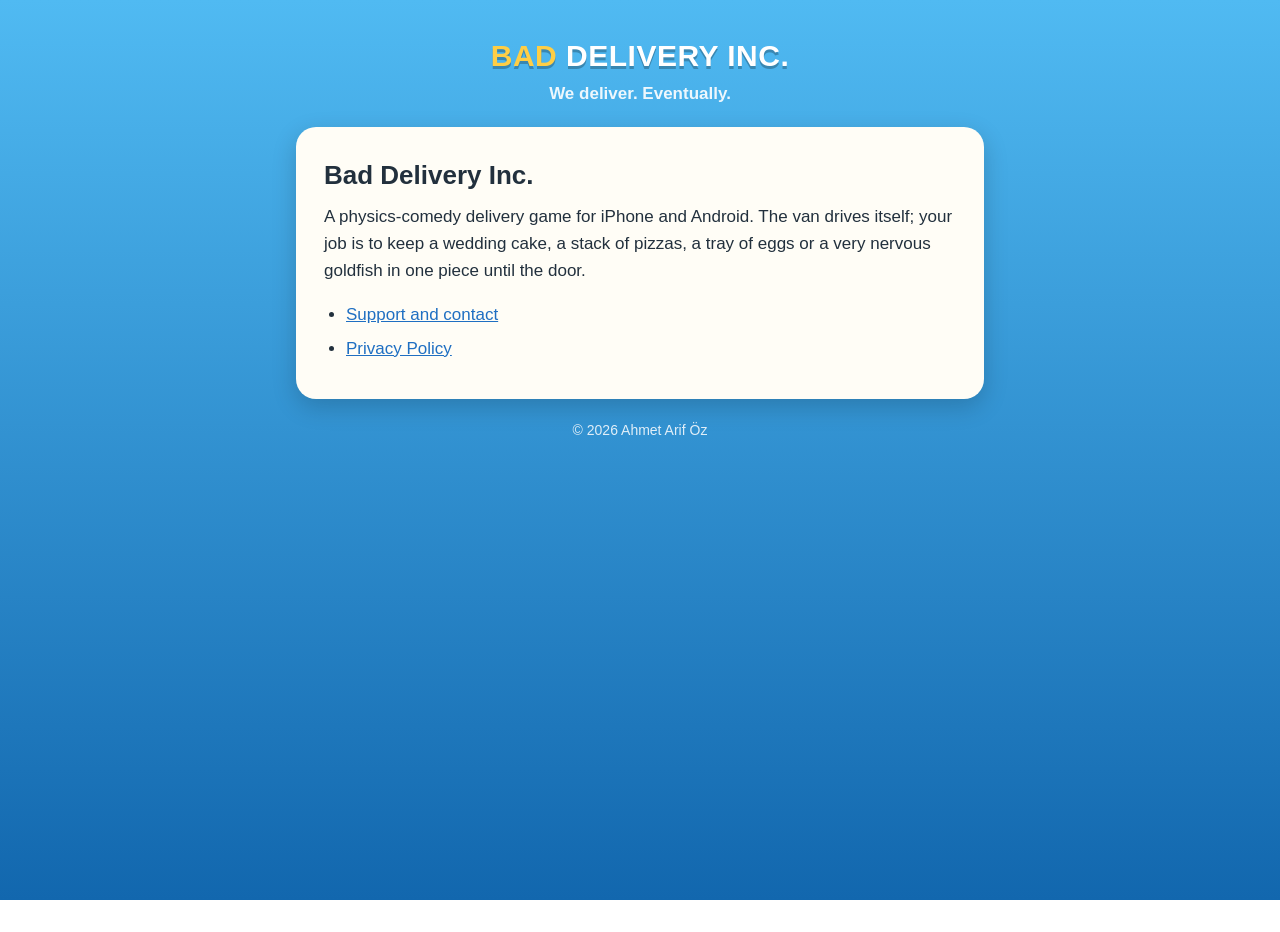
<file: index.html>
<!DOCTYPE html>
<html lang="en">
<head>
  <meta charset="utf-8">
  <meta name="viewport" content="width=device-width, initial-scale=1">
  <title>Bad Delivery Inc.</title>
  <meta name="description" content="Bad Delivery Inc. – a physics-comedy delivery game for iPhone and Android.">
  <link rel="stylesheet" href="style.css">
</head>
<body>
<main>
  <header>
    <div class="brand"><span>BAD</span> DELIVERY INC.</div>
    <div class="tag">We deliver. Eventually.</div>
  </header>

  <div class="card">
    <h1>Bad Delivery Inc.</h1>
    <p>A physics-comedy delivery game for iPhone and Android. The van drives itself; your job is to keep a wedding cake, a
      stack of pizzas, a tray of eggs or a very nervous goldfish in one piece until the door.</p>
    <ul>
      <li><a href="support.html">Support and contact</a></li>
      <li><a href="privacy.html">Privacy Policy</a></li>
    </ul>
  </div>

  <footer>© 2026 Ahmet Arif Öz</footer>
</main>
</body>
</html>
</file>
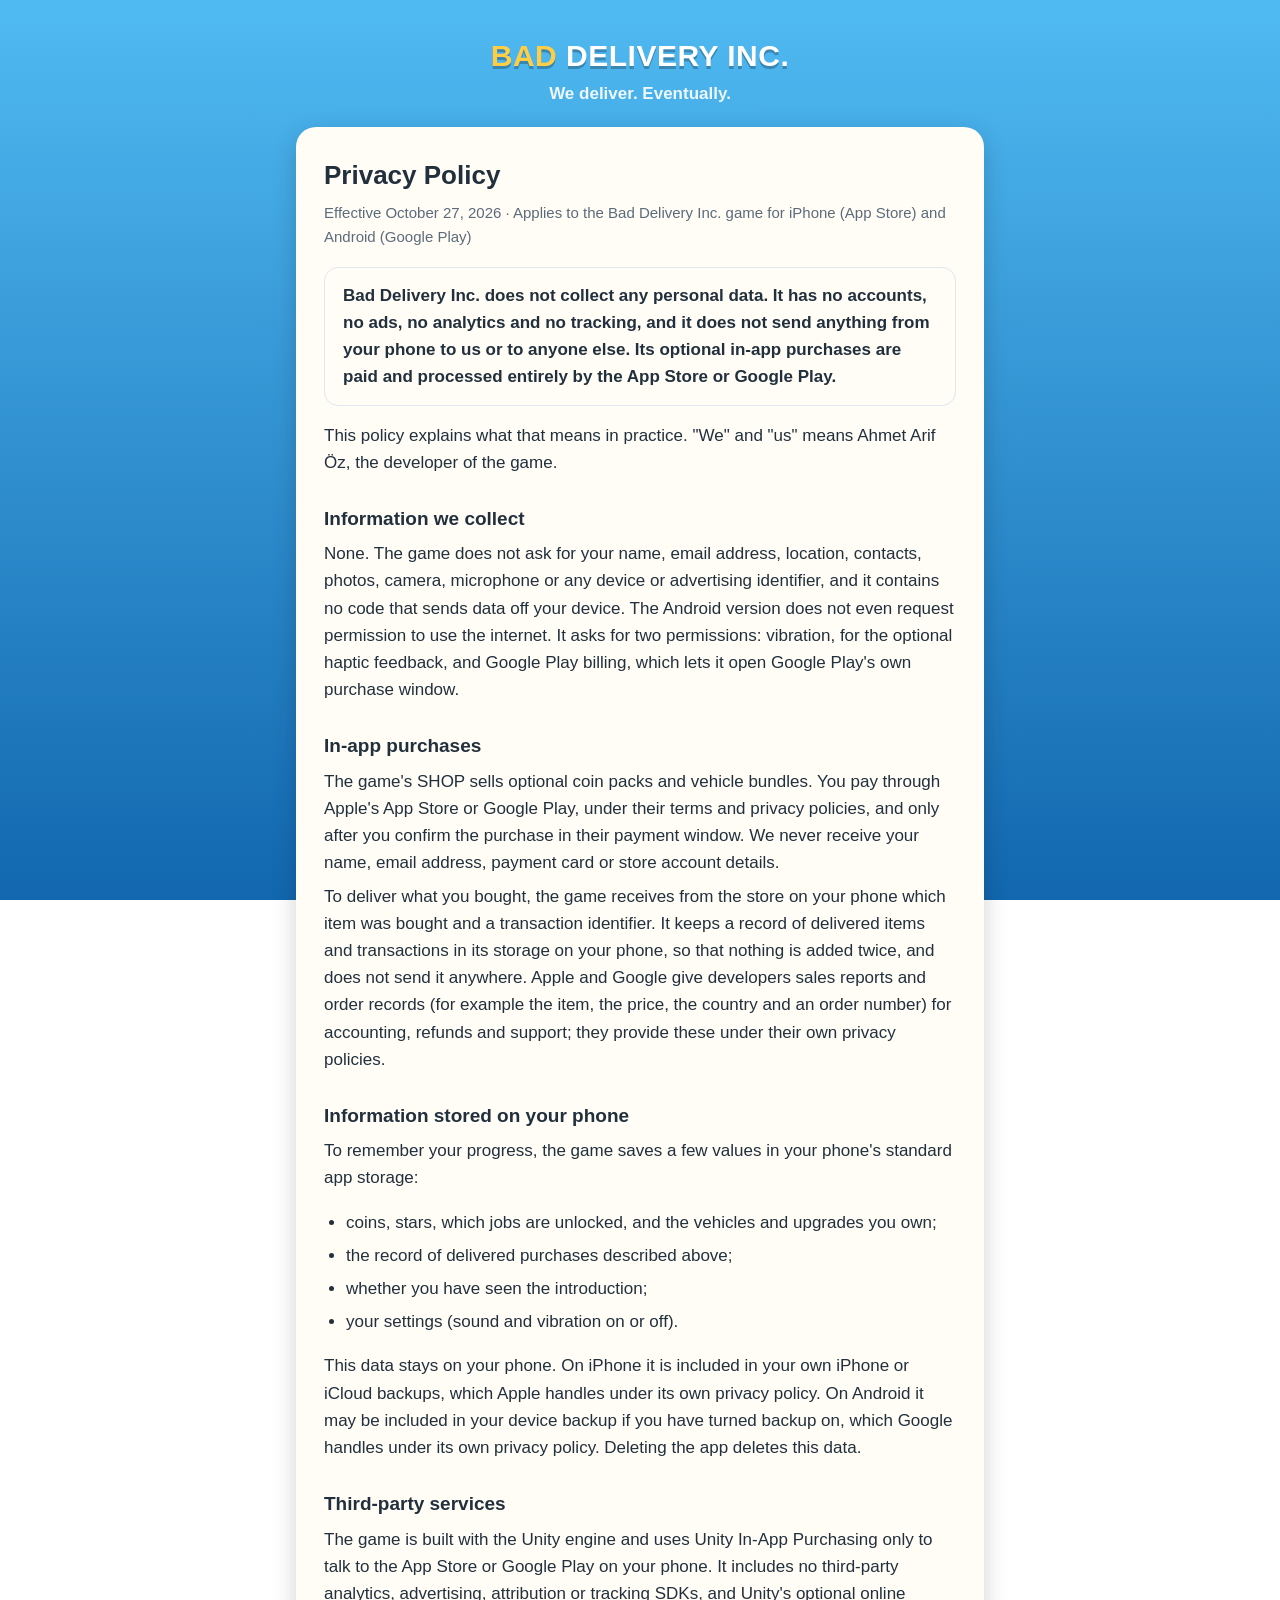
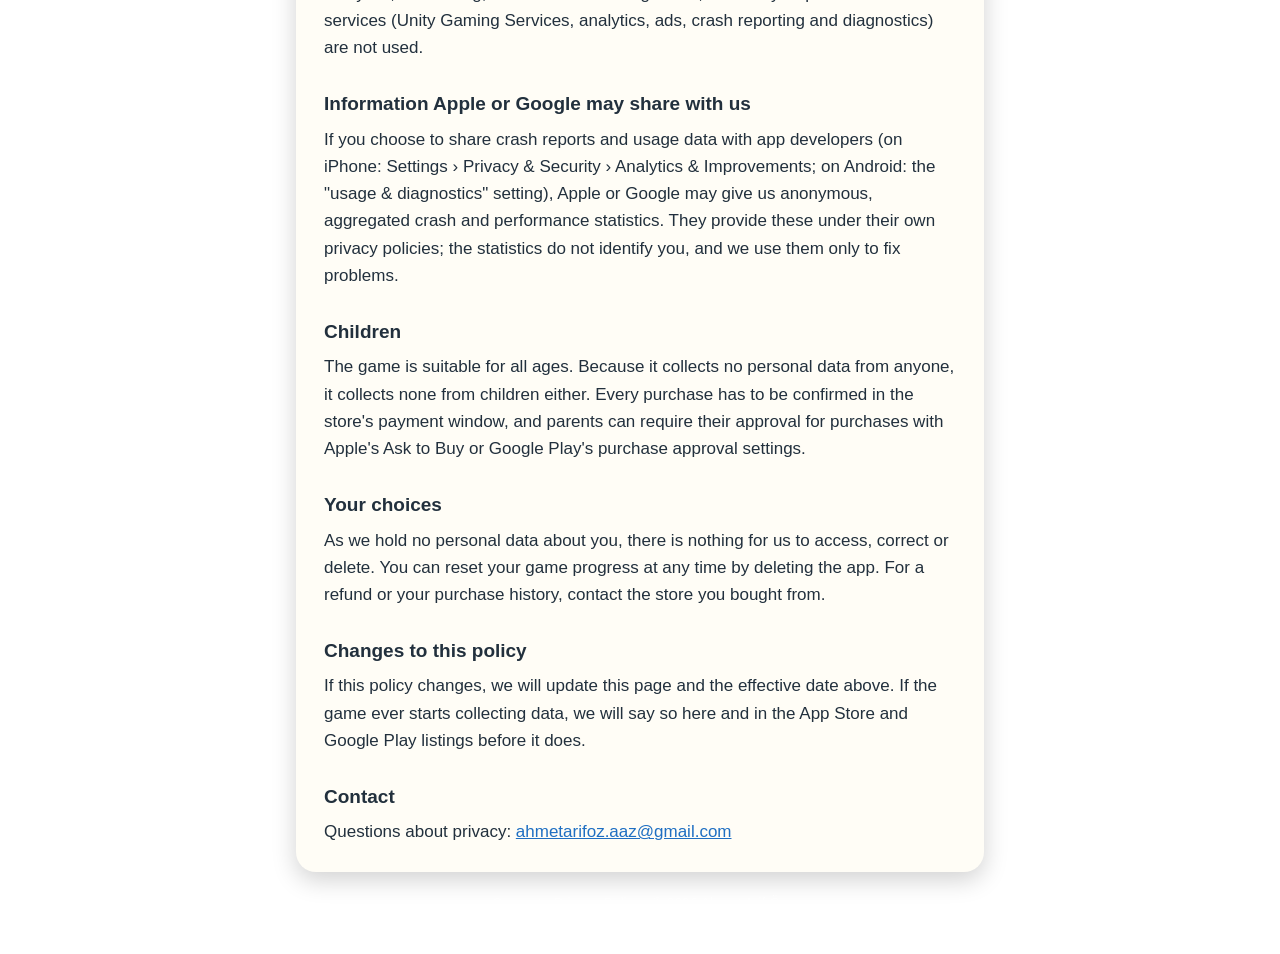
<file: privacy.html>
<!DOCTYPE html>
<html lang="en">
<head>
  <meta charset="utf-8">
  <meta name="viewport" content="width=device-width, initial-scale=1">
  <title>Privacy Policy – Bad Delivery Inc.</title>
  <meta name="description" content="Privacy policy for the game Bad Delivery Inc. on iPhone and Android.">
  <link rel="stylesheet" href="style.css">
</head>
<body>
<main>
  <header>
    <div class="brand"><span>BAD</span> DELIVERY INC.</div>
    <div class="tag">We deliver. Eventually.</div>
  </header>

  <div class="card">
    <h1>Privacy Policy</h1>
    <div class="meta">Effective October 27, 2026 · Applies to the Bad Delivery Inc. game for iPhone (App Store) and
      Android (Google Play)</div>

    <div class="box lead">
      Bad Delivery Inc. does not collect any personal data. It has no accounts, no ads, no analytics and no
      tracking, and it does not send anything from your phone to us or to anyone else. Its optional in-app purchases
      are paid and processed entirely by the App Store or Google Play.
    </div>

    <p>This policy explains what that means in practice. "We" and "us" means Ahmet Arif Öz, the developer of the game.</p>

    <h2>Information we collect</h2>
    <p>None. The game does not ask for your name, email address, location, contacts, photos, camera, microphone or
      any device or advertising identifier, and it contains no code that sends data off your device. The Android
      version does not even request permission to use the internet. It asks for two permissions: vibration, for the
      optional haptic feedback, and Google Play billing, which lets it open Google Play's own purchase window.</p>

    <h2>In-app purchases</h2>
    <p>The game's SHOP sells optional coin packs and vehicle bundles. You pay through Apple's App Store or Google Play,
      under their terms and privacy policies, and only after you confirm the purchase in their payment window. We never
      receive your name, email address, payment card or store account details.</p>
    <p>To deliver what you bought, the game receives from the store on your phone which item was bought and a
      transaction identifier. It keeps a record of delivered items and transactions in its storage on your phone, so
      that nothing is added twice, and does not send it anywhere. Apple and Google give developers sales reports and
      order records (for example the item, the price, the country and an order number) for accounting, refunds and
      support; they provide these under their own privacy policies.</p>

    <h2>Information stored on your phone</h2>
    <p>To remember your progress, the game saves a few values in your phone's standard app storage:</p>
    <ul>
      <li>coins, stars, which jobs are unlocked, and the vehicles and upgrades you own;</li>
      <li>the record of delivered purchases described above;</li>
      <li>whether you have seen the introduction;</li>
      <li>your settings (sound and vibration on or off).</li>
    </ul>
    <p>This data stays on your phone. On iPhone it is included in your own iPhone or iCloud backups, which Apple
      handles under its own privacy policy. On Android it may be included in your device backup if you have turned
      backup on, which Google handles under its own privacy policy. Deleting the app deletes this data.</p>

    <h2>Third-party services</h2>
    <p>The game is built with the Unity engine and uses Unity In-App Purchasing only to talk to the App Store or
      Google Play on your phone. It includes no third-party analytics, advertising, attribution or tracking SDKs, and
      Unity's optional online services (Unity Gaming Services, analytics, ads, crash reporting and diagnostics) are
      not used.</p>

    <h2>Information Apple or Google may share with us</h2>
    <p>If you choose to share crash reports and usage data with app developers (on iPhone: Settings › Privacy &amp;
      Security › Analytics &amp; Improvements; on Android: the "usage &amp; diagnostics" setting), Apple or Google may
      give us anonymous, aggregated crash and performance statistics. They provide these under their own privacy
      policies; the statistics do not identify you, and we use them only to fix problems.</p>

    <h2>Children</h2>
    <p>The game is suitable for all ages. Because it collects no personal data from anyone, it collects none from
      children either. Every purchase has to be confirmed in the store's payment window, and parents can require
      their approval for purchases with Apple's Ask to Buy or Google Play's purchase approval settings.</p>

    <h2>Your choices</h2>
    <p>As we hold no personal data about you, there is nothing for us to access, correct or delete. You can reset
      your game progress at any time by deleting the app. For a refund or your purchase history, contact the store
      you bought from.</p>

    <h2>Changes to this policy</h2>
    <p>If this policy changes, we will update this page and the effective date above. If the game ever starts
      collecting data, we will say so here and in the App Store and Google Play listings before it does.</p>

    <h2>Contact</h2>
    <p>Questions about privacy: <a href="mailto:ahmetarifoz.aaz@gmail.com?subject=Bad%20Delivery%20Inc.%20privacy">ahmetarifoz.aaz@gmail.com</a></p>
  </div>

  <footer><a href="support.html">Support</a> · <a href="privacy.html">Privacy Policy</a> · © 2026 Ahmet Arif Öz</footer>
</main>
</body>
</html>
</file>
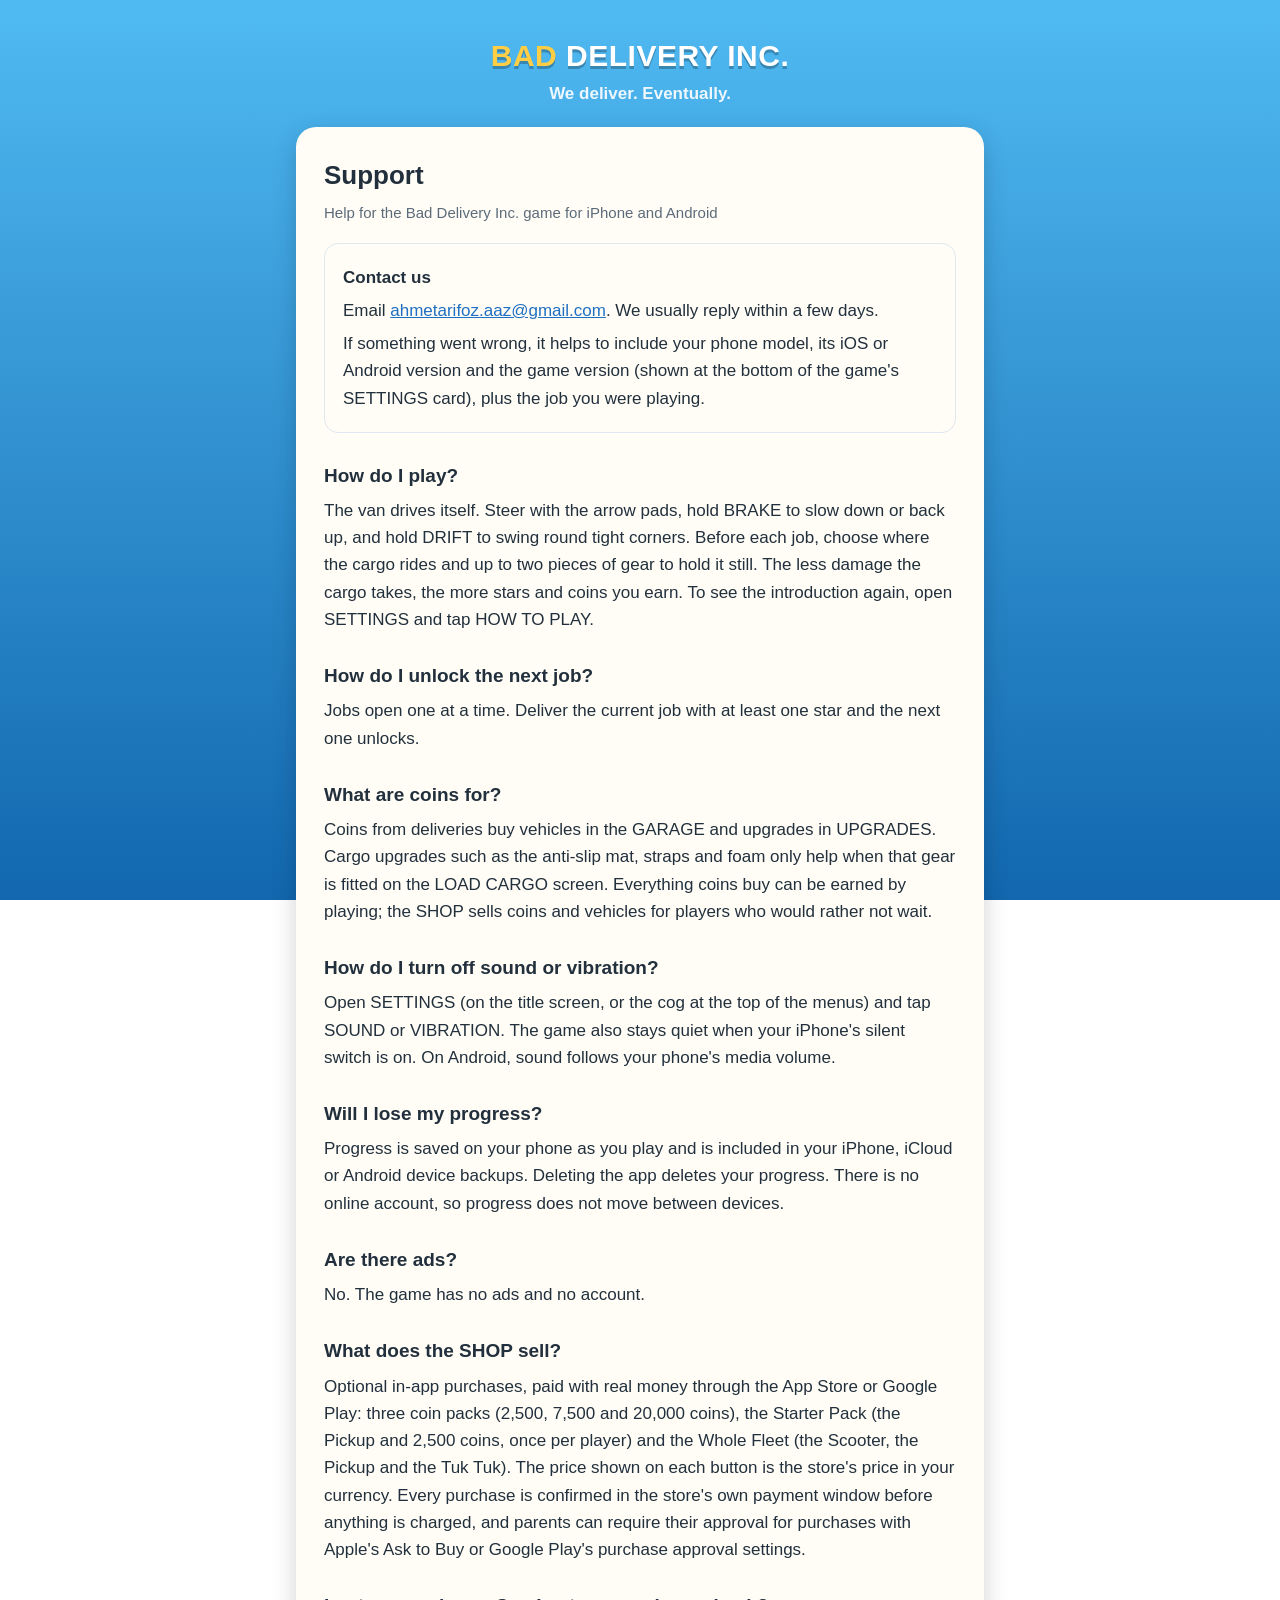
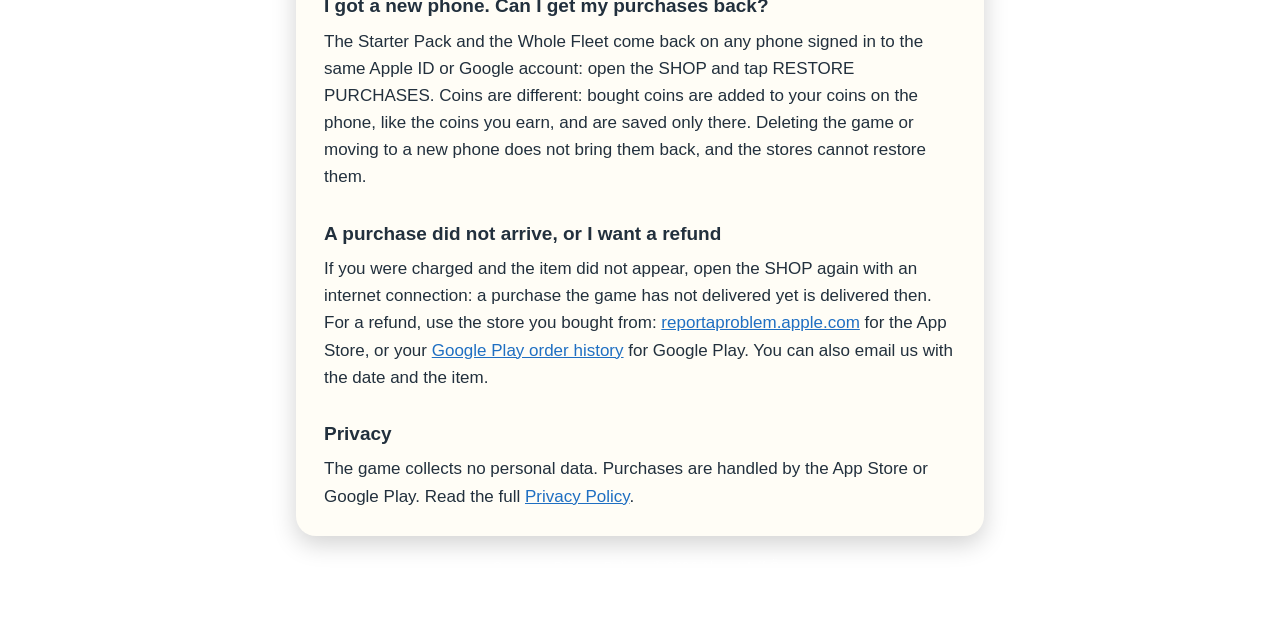
<file: support.html>
<!DOCTYPE html>
<html lang="en">
<head>
  <meta charset="utf-8">
  <meta name="viewport" content="width=device-width, initial-scale=1">
  <title>Support – Bad Delivery Inc.</title>
  <meta name="description" content="Help and contact for the game Bad Delivery Inc. on iPhone and Android.">
  <link rel="stylesheet" href="style.css">
</head>
<body>
<main>
  <header>
    <div class="brand"><span>BAD</span> DELIVERY INC.</div>
    <div class="tag">We deliver. Eventually.</div>
  </header>

  <div class="card">
    <h1>Support</h1>
    <div class="meta">Help for the Bad Delivery Inc. game for iPhone and Android</div>

    <div class="box">
      <p class="lead">Contact us</p>
      <p>Email <a href="mailto:ahmetarifoz.aaz@gmail.com?subject=Bad%20Delivery%20Inc.%20support">ahmetarifoz.aaz@gmail.com</a>.
        We usually reply within a few days.</p>
      <p>If something went wrong, it helps to include your phone model, its iOS or Android version and the game version
        (shown at the bottom of the game's SETTINGS card), plus the job you were playing.</p>
    </div>

    <h2>How do I play?</h2>
    <p>The van drives itself. Steer with the arrow pads, hold BRAKE to slow down or back up, and hold DRIFT to swing
      round tight corners. Before each job, choose where the cargo rides and up to two pieces of gear to hold it
      still. The less damage the cargo takes, the more stars and coins you earn. To see the introduction again, open
      SETTINGS and tap HOW TO PLAY.</p>

    <h2>How do I unlock the next job?</h2>
    <p>Jobs open one at a time. Deliver the current job with at least one star and the next one unlocks.</p>

    <h2>What are coins for?</h2>
    <p>Coins from deliveries buy vehicles in the GARAGE and upgrades in UPGRADES. Cargo upgrades such as the
      anti-slip mat, straps and foam only help when that gear is fitted on the LOAD CARGO screen. Everything coins buy
      can be earned by playing; the SHOP sells coins and vehicles for players who would rather not wait.</p>

    <h2>How do I turn off sound or vibration?</h2>
    <p>Open SETTINGS (on the title screen, or the cog at the top of the menus) and tap SOUND or VIBRATION. The game
      also stays quiet when your iPhone's silent switch is on. On Android, sound follows your phone's media volume.</p>

    <h2>Will I lose my progress?</h2>
    <p>Progress is saved on your phone as you play and is included in your iPhone, iCloud or Android device backups. Deleting the
      app deletes your progress. There is no online account, so progress does not move between devices.</p>

    <h2>Are there ads?</h2>
    <p>No. The game has no ads and no account.</p>

    <h2>What does the SHOP sell?</h2>
    <p>Optional in-app purchases, paid with real money through the App Store or Google Play: three coin packs
      (2,500, 7,500 and 20,000 coins), the Starter Pack (the Pickup and 2,500 coins, once per player) and the Whole
      Fleet (the Scooter, the Pickup and the Tuk Tuk). The price shown on each button is the store's price in your
      currency. Every purchase is confirmed in the store's own payment window before anything is charged, and parents
      can require their approval for purchases with Apple's Ask to Buy or Google Play's purchase approval settings.</p>

    <h2>I got a new phone. Can I get my purchases back?</h2>
    <p>The Starter Pack and the Whole Fleet come back on any phone signed in to the same Apple ID or Google account:
      open the SHOP and tap RESTORE PURCHASES. Coins are different: bought coins are added to your coins on the phone,
      like the coins you earn, and are saved only there. Deleting the game or moving to a new phone does not bring
      them back, and the stores cannot restore them.</p>

    <h2>A purchase did not arrive, or I want a refund</h2>
    <p>If you were charged and the item did not appear, open the SHOP again with an internet connection: a purchase
      the game has not delivered yet is delivered then. For a refund, use the store you bought from:
      <a href="https://reportaproblem.apple.com/">reportaproblem.apple.com</a> for the App Store, or your
      <a href="https://play.google.com/store/account/orderhistory">Google Play order history</a> for Google Play.
      You can also email us with the date and the item.</p>

    <h2>Privacy</h2>
    <p>The game collects no personal data. Purchases are handled by the App Store or Google Play. Read the full
      <a href="privacy.html">Privacy Policy</a>.</p>
  </div>

  <footer><a href="support.html">Support</a> · <a href="privacy.html">Privacy Policy</a> · © 2026 Ahmet Arif Öz</footer>
</main>
</body>
</html>
</file>
<file: style.css>
:root {
  --sky: #50baf2;
  --sky-deep: #1267ae;
  --card: #fffdf6;
  --ink: #22303d;
  --muted: #5c6b7a;
  --accent: #e8452c;
  --rule: #dfe7ef;
  --link: #1f6fc2;
}

@media (prefers-color-scheme: dark) {
  :root {
    --sky: #0f3a5c;
    --sky-deep: #081f33;
    --card: #15212d;
    --ink: #eef3f7;
    --muted: #a9b7c4;
    --rule: #2a3a4a;
    --link: #7cc0ff;
  }
}

* { box-sizing: border-box; }

body {
  margin: 0;
  min-height: 100vh;
  background: linear-gradient(180deg, var(--sky) 0%, var(--sky-deep) 100%) fixed;
  color: var(--ink);
  font: 17px/1.6 -apple-system, BlinkMacSystemFont, "Segoe UI", Roboto, Helvetica, Arial, sans-serif;
}

main {
  max-width: 720px;
  margin: 32px auto;
  padding: 0 16px;
}

.card {
  background: var(--card);
  border-radius: 20px;
  padding: 28px 28px 20px;
  box-shadow: 0 8px 24px rgba(0, 0, 0, 0.18);
}

header { text-align: center; color: #fff; margin-bottom: 20px; }
header .brand { font-weight: 900; font-size: 30px; letter-spacing: 0.5px; text-shadow: 0 3px 0 rgba(0, 0, 0, 0.25); }
header .brand span { color: #ffce45; }
header .tag { opacity: 0.9; font-weight: 600; }

h1 { font-size: 26px; margin: 0 0 4px; }
h2 { font-size: 19px; margin: 28px 0 6px; }
p, li { margin: 6px 0; }
ul { padding-left: 22px; }
a { color: var(--link); }
.meta { color: var(--muted); font-size: 15px; margin-bottom: 18px; }
.lead { font-weight: 600; }
.box { border: 1px solid var(--rule); border-radius: 14px; padding: 14px 18px; margin: 16px 0; }

footer { text-align: center; color: #fff; opacity: 0.85; font-size: 14px; margin: 20px 0 40px; }
footer a { color: #fff; }
</file>
